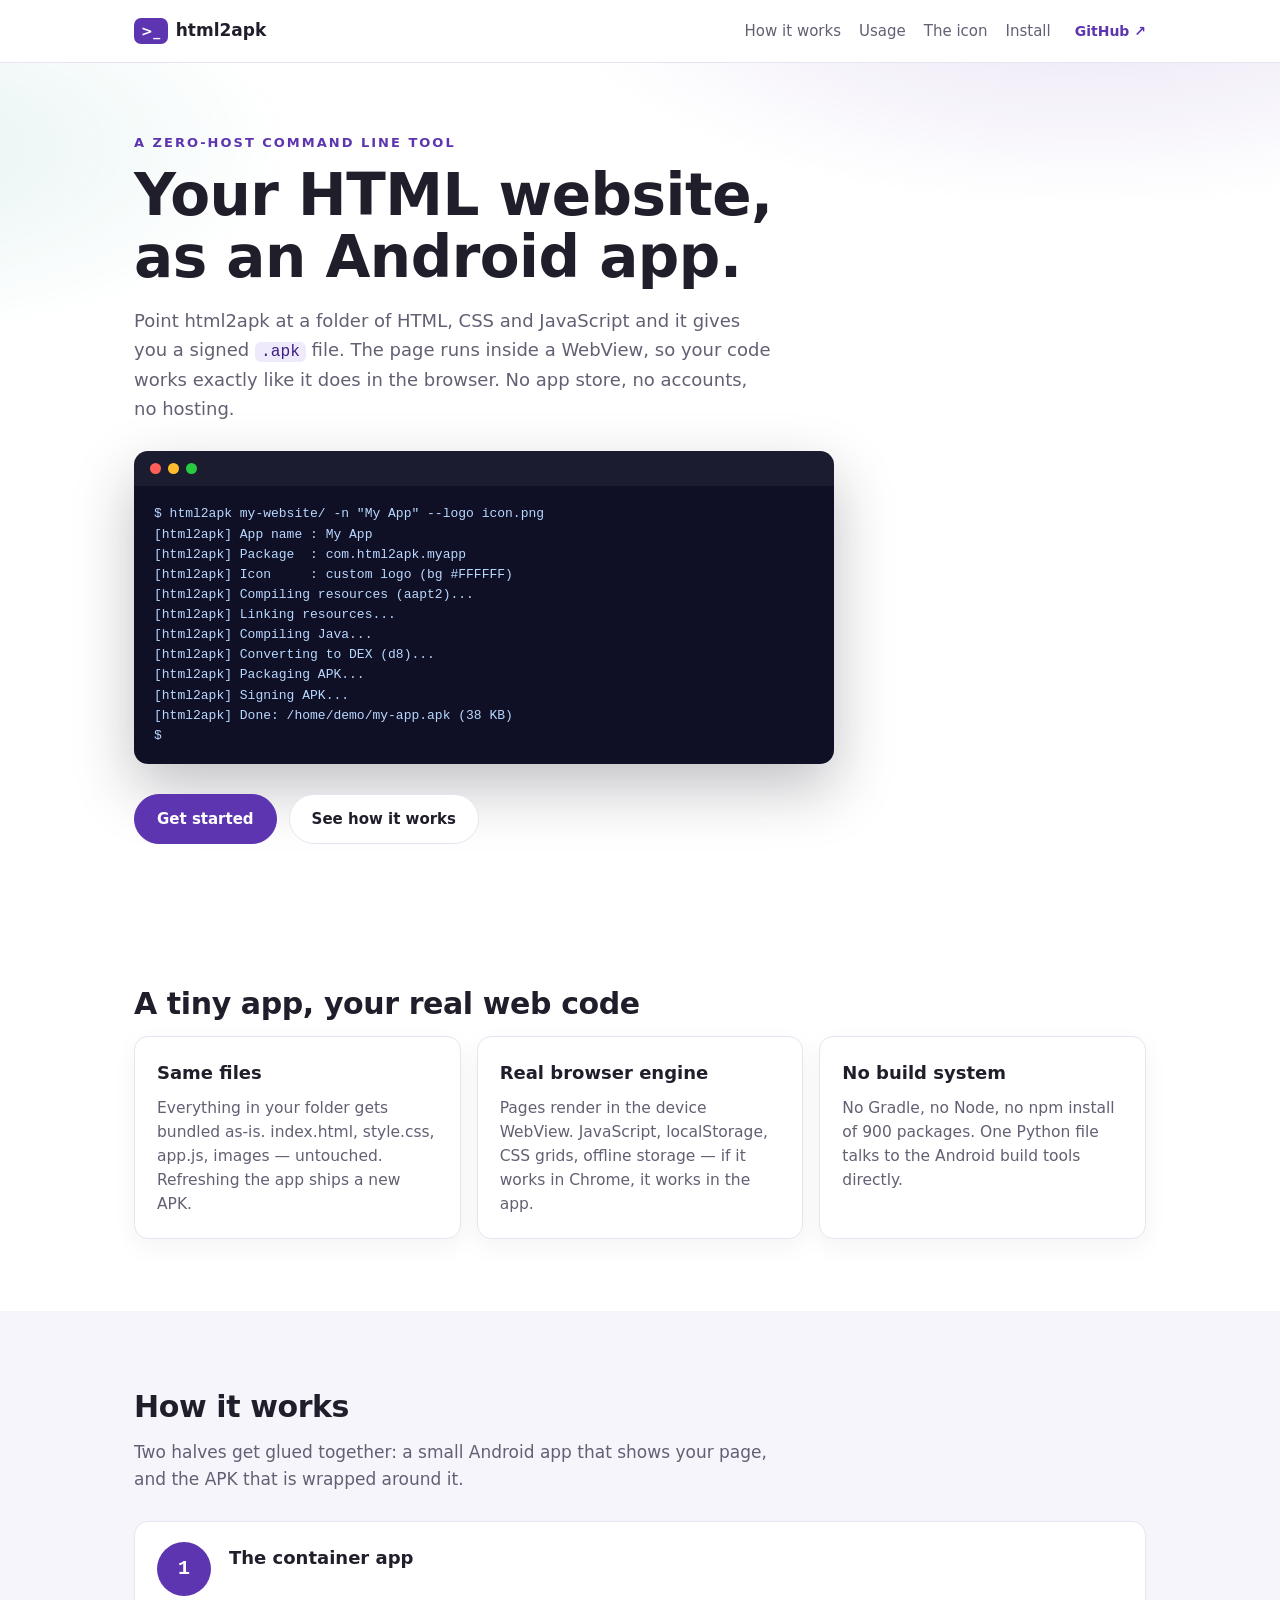
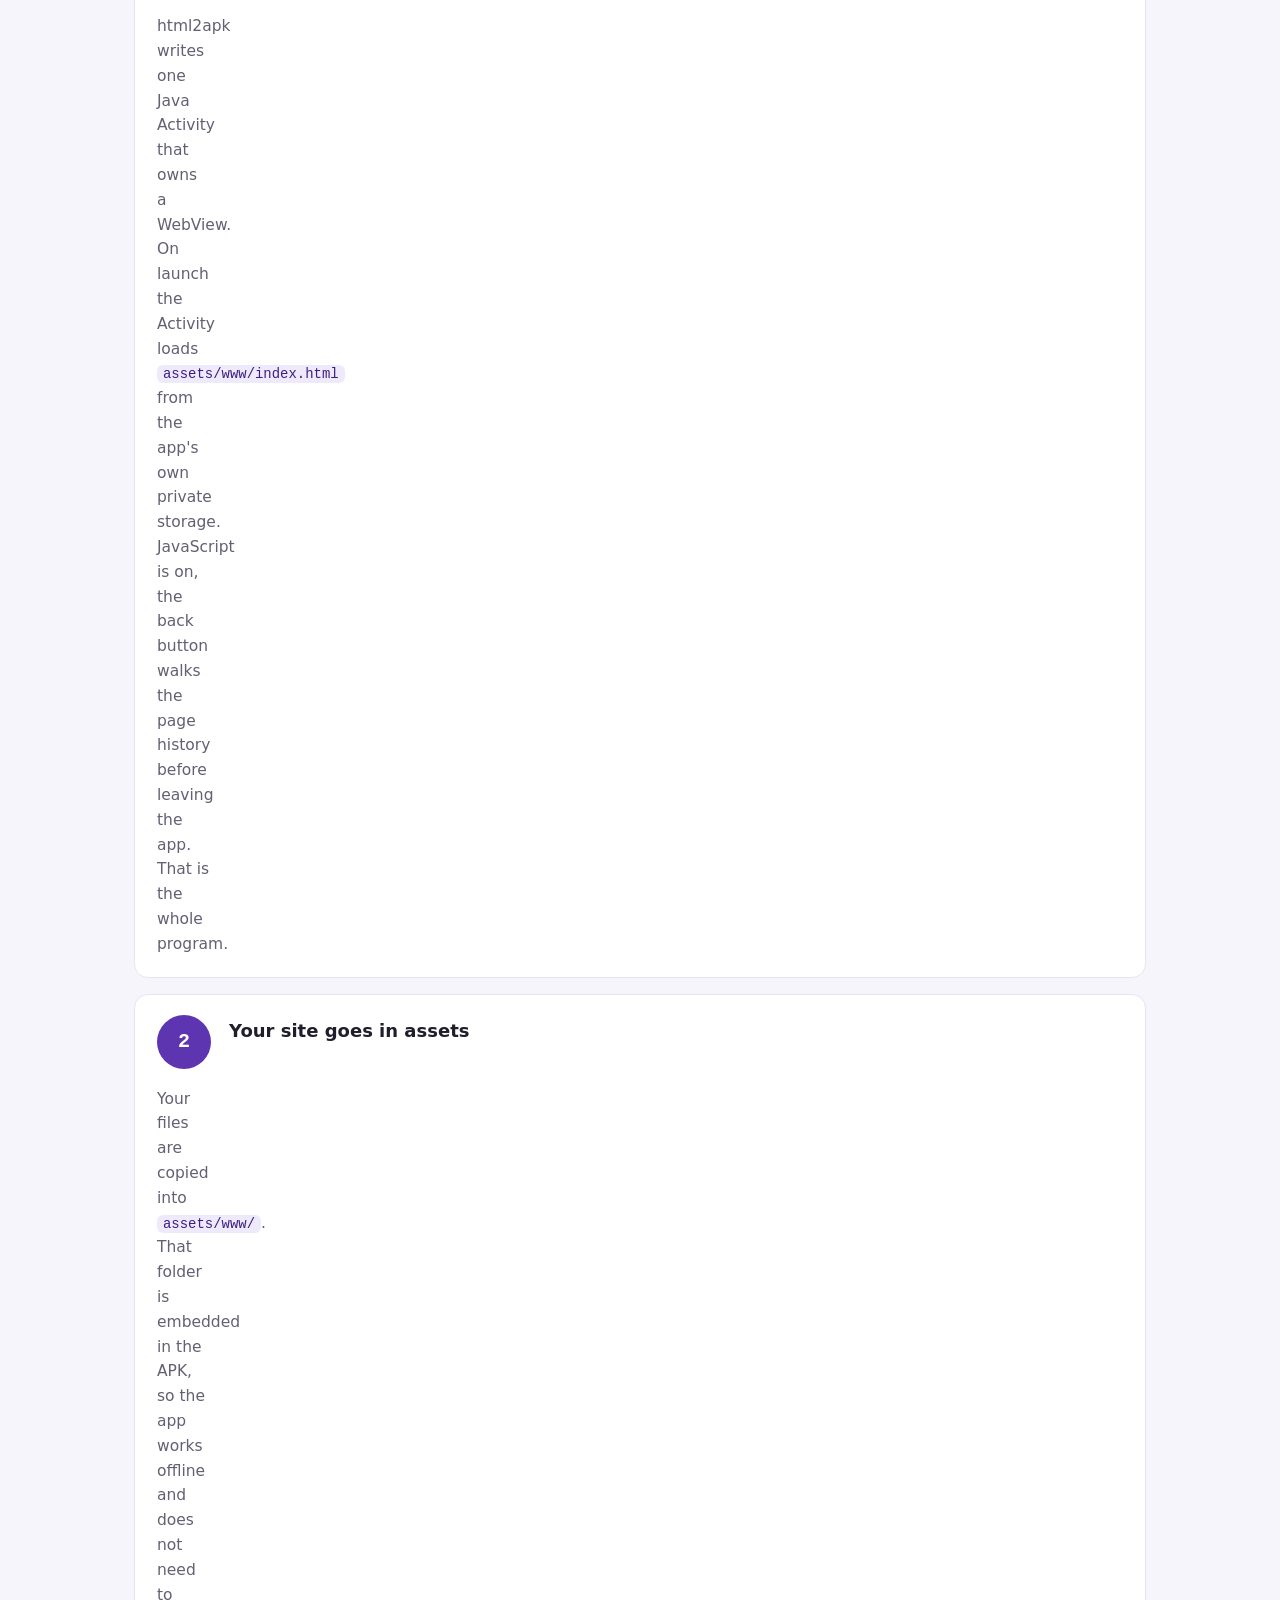
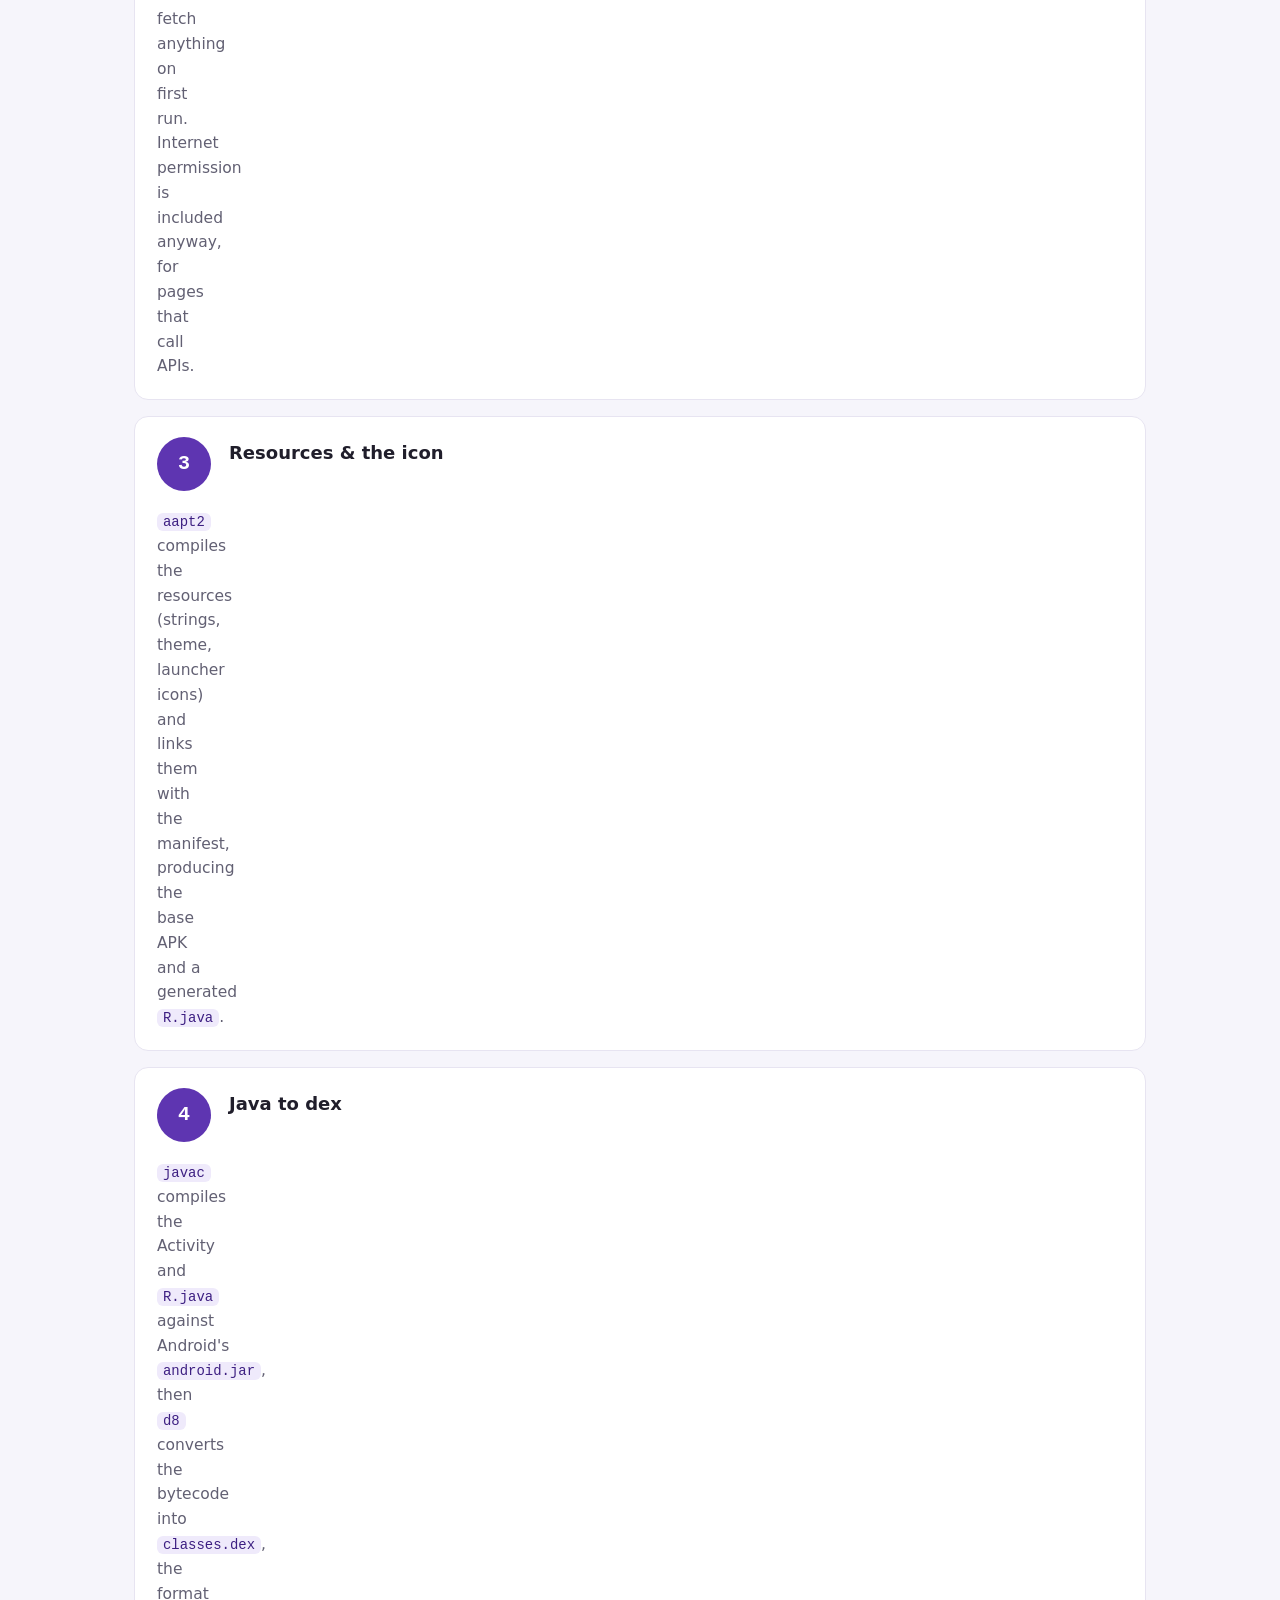
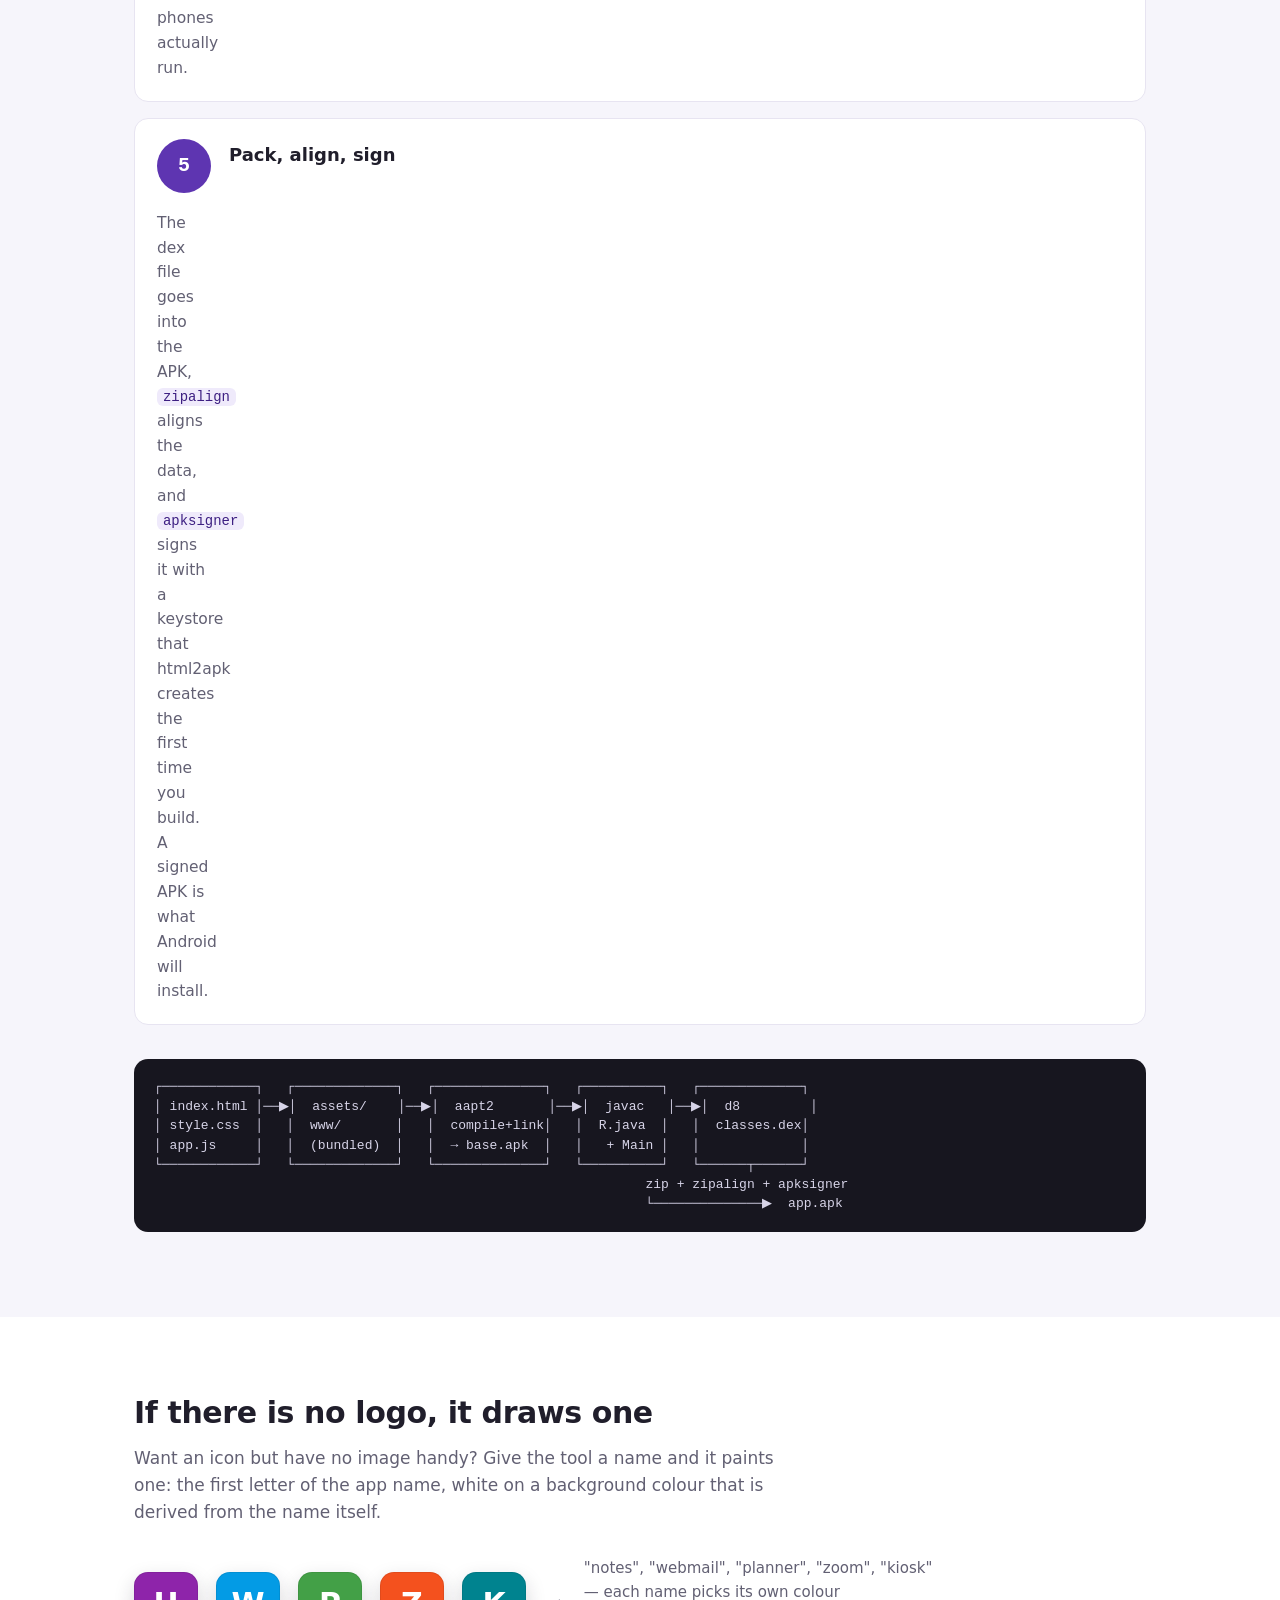
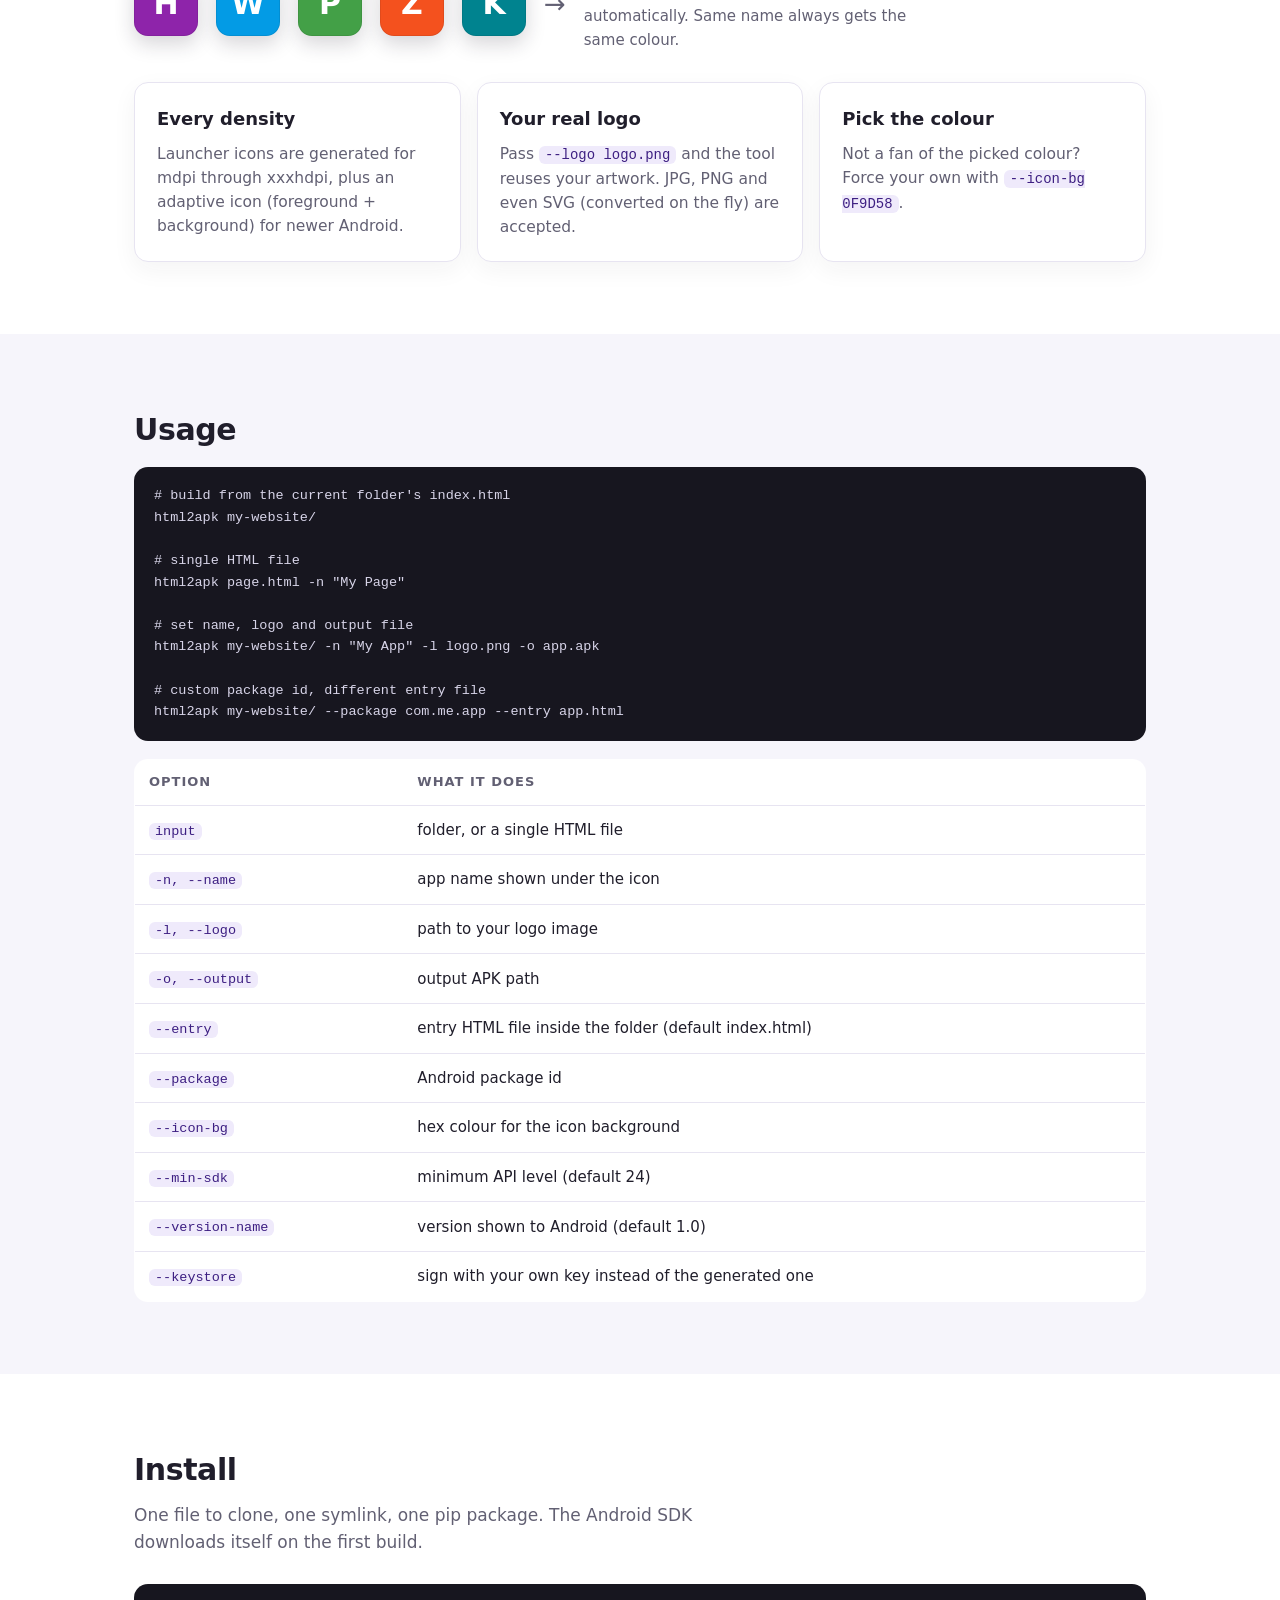
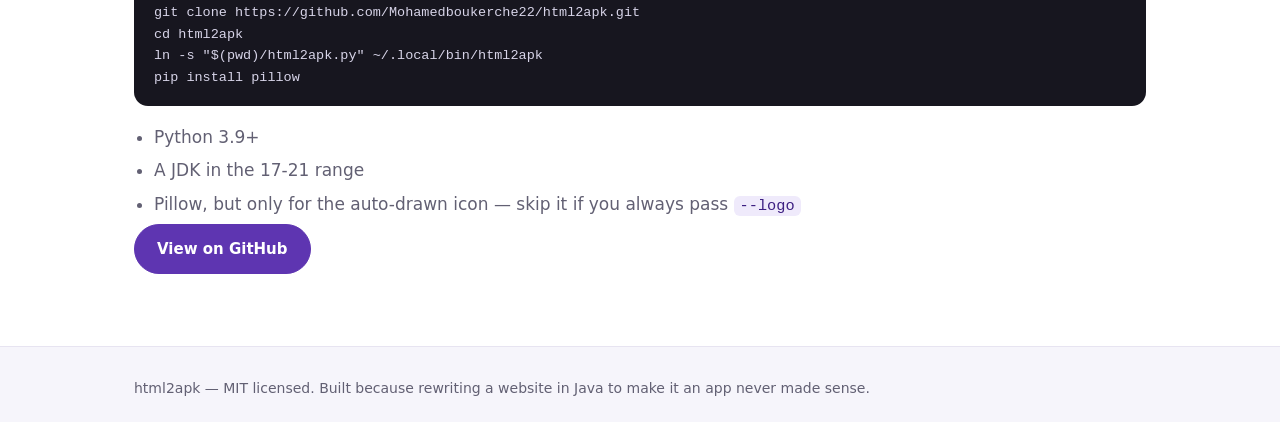
<file: docs/index.html>
<!DOCTYPE html>
<html lang="en">
<head>
<meta charset="utf-8">
<meta name="viewport" content="width=device-width, initial-scale=1">
<title>html2apk — HTML websites as Android apps</title>
<meta name="description" content="Turn an HTML/CSS/JS website into a signed Android APK. Plain command line tool, no framework, no hosting.">
<link rel="icon" href="data:image/svg+xml,%3Csvg xmlns='http://www.w3.org/2000/svg' viewBox='0 0 100 100'%3E%3Crect width='100' height='100' rx='22' fill='%235E35B1'/%3E%3Ctext x='50' y='68' font-size='52' font-family='sans-serif' font-weight='bold' fill='white' text-anchor='middle'%3E2%3C/text%3E%3C/svg%3E">
<link rel="stylesheet" href="style.css">
</head>
<body>

<header class="nav">
  <div class="wrap nav-inner">
    <a class="brand" href="#top"><span class="mark">&gt;_</span> html2apk</a>
    <nav>
      <a href="#how">How it works</a>
      <a href="#usage">Usage</a>
      <a href="#icon">The icon</a>
      <a href="#install">Install</a>
    </nav>
    <a class="gh" href="https://github.com/Mohamedboukerche22/html2apk" target="_blank" rel="noopener">GitHub ↗</a>
  </div>
</header>

<section class="hero" id="top">
  <div class="wrap">
    <p class="kicker">A zero-host command line tool</p>
    <h1>Your HTML website,<br>as an Android app.</h1>
    <p class="lede">
      Point html2apk at a folder of HTML, CSS and JavaScript and it gives you a
      signed <code>.apk</code> file. The page runs inside a WebView, so your
      code works exactly like it does in the browser. No app store, no
      accounts, no hosting.
    </p>
    <div class="term" aria-label="Example usage">
      <div class="term-bar"><span></span><span></span><span></span></div>
      <pre>$ html2apk my-website/ -n "My App" --logo icon.png
[html2apk] App name : My App
[html2apk] Package  : com.html2apk.myapp
[html2apk] Icon     : custom logo (bg #FFFFFF)
[html2apk] Compiling resources (aapt2)...
[html2apk] Linking resources...
[html2apk] Compiling Java...
[html2apk] Converting to DEX (d8)...
[html2apk] Packaging APK...
[html2apk] Signing APK...
[html2apk] Done: /home/demo/my-app.apk (38 KB)
$</pre>
    </div>
    <div class="cta">
      <a class="btn primary" href="#install">Get started</a>
      <a class="btn" href="#how">See how it works</a>
    </div>
  </div>
</section>

<section class="section" id="what">
  <div class="wrap">
    <h2>A tiny app, your real web code</h2>
    <div class="cols3">
      <div class="card">
        <h3>Same files</h3>
        <p>Everything in your folder gets bundled as-is. index.html, style.css,
        app.js, images — untouched. Refreshing the app ships a new APK.</p>
      </div>
      <div class="card">
        <h3>Real browser engine</h3>
        <p>Pages render in the device WebView. JavaScript, localStorage, CSS
        grids, offline storage — if it works in Chrome, it works in the app.</p>
      </div>
      <div class="card">
        <h3>No build system</h3>
        <p>No Gradle, no Node, no npm install of 900 packages. One Python file
        talks to the Android build tools directly.</p>
      </div>
    </div>
  </div>
</section>

<section class="section alt" id="how">
  <div class="wrap">
    <h2>How it works</h2>
    <p class="section-notes">
      Two halves get glued together: a small Android app that shows your page,
      and the APK that is wrapped around it.
    </p>

    <div class="pipeline">
      <div class="step">
        <div class="num">1</div>
        <h3>The container app</h3>
        <p>html2apk writes one Java Activity that owns a WebView. On launch the
        Activity loads <code>assets/www/index.html</code> from the app's own
        private storage. JavaScript is on, the back button walks the page
        history before leaving the app. That is the whole program.</p>
      </div>
      <div class="step">
        <div class="num">2</div>
        <h3>Your site goes in assets</h3>
        <p>Your files are copied into <code>assets/www/</code>. That folder is
        embedded in the APK, so the app works offline and does not need to
        fetch anything on first run. Internet permission is included anyway,
        for pages that call APIs.</p>
      </div>
      <div class="step">
        <div class="num">3</div>
        <h3>Resources &amp; the icon</h3>
        <p><code>aapt2</code> compiles the resources (strings, theme, launcher
        icons) and links them with the manifest, producing the base APK and a
        generated <code>R.java</code>.</p>
      </div>
      <div class="step">
        <div class="num">4</div>
        <h3>Java to dex</h3>
        <p><code>javac</code> compiles the Activity and <code>R.java</code>
        against Android's <code>android.jar</code>, then <code>d8</code>
        converts the bytecode into <code>classes.dex</code>, the format phones
        actually run.</p>
      </div>
      <div class="step">
        <div class="num">5</div>
        <h3>Pack, align, sign</h3>
        <p>The dex file goes into the APK, <code>zipalign</code> aligns the
        data, and <code>apksigner</code> signs it with a keystore that
        html2apk creates the first time you build. A signed APK is what
        Android will install.</p>
      </div>
    </div>

    <pre class="flow" aria-label="Build pipeline diagram">
┌────────────┐   ┌─────────────┐   ┌──────────────┐   ┌──────────┐   ┌─────────────┐
│ index.html │──▶│  assets/    │──▶│  aapt2       │──▶│  javac   │──▶│  d8         │
│ style.css  │   │  www/       │   │  compile+link│   │  R.java  │   │  classes.dex│
│ app.js     │   │  (bundled)  │   │  → base.apk  │   │   + Main │   │             │
└────────────┘   └─────────────┘   └──────────────┘   └──────────┘   └──────┬──────┘
                                                               zip + zipalign + apksigner
                                                               └──────────────▶  app.apk
</pre>
  </div>
</section>

<section class="section" id="icon">
  <div class="wrap">
    <h2>If there is no logo, it draws one</h2>
    <p class="section-notes">
      Want an icon but have no image handy? Give the tool a name and it paints
      one: the first letter of the app name, white on a background colour that
      is derived from the name itself.
    </p>
    <div class="icon-demo">
      <div class="icon letter">H</div>
      <div class="icon letter">W</div>
      <div class="icon letter">P</div>
      <div class="icon letter">Z</div>
      <div class="icon letter">K</div>
      <div class="arrow">→</div>
      <p class="caption">"notes", "webmail", "planner", "zoom", "kiosk" —
      each name picks its own colour automatically. Same name always gets the
      same colour.</p>
    </div>
    <div class="cols3">
      <div class="card">
        <h3>Every density</h3>
        <p>Launcher icons are generated for mdpi through xxxhdpi, plus an
        adaptive icon (foreground + background) for newer Android.</p>
      </div>
      <div class="card">
        <h3>Your real logo</h3>
        <p>Pass <code>--logo logo.png</code> and the tool reuses your artwork.
        JPG, PNG and even SVG (converted on the fly) are accepted.</p>
      </div>
      <div class="card">
        <h3>Pick the colour</h3>
        <p>Not a fan of the picked colour? Force your own with
        <code>--icon-bg 0F9D58</code>.</p>
      </div>
    </div>
  </div>
</section>

<section class="section alt" id="usage">
  <div class="wrap">
    <h2>Usage</h2>
    <pre class="code"># build from the current folder's index.html
html2apk my-website/

# single HTML file
html2apk page.html -n "My Page"

# set name, logo and output file
html2apk my-website/ -n "My App" -l logo.png -o app.apk

# custom package id, different entry file
html2apk my-website/ --package com.me.app --entry app.html</pre>

    <table>
      <thead><tr><th>Option</th><th>What it does</th></tr></thead>
      <tbody>
        <tr><td><code>input</code></td><td>folder, or a single HTML file</td></tr>
        <tr><td><code>-n, --name</code></td><td>app name shown under the icon</td></tr>
        <tr><td><code>-l, --logo</code></td><td>path to your logo image</td></tr>
        <tr><td><code>-o, --output</code></td><td>output APK path</td></tr>
        <tr><td><code>--entry</code></td><td>entry HTML file inside the folder (default index.html)</td></tr>
        <tr><td><code>--package</code></td><td>Android package id</td></tr>
        <tr><td><code>--icon-bg</code></td><td>hex colour for the icon background</td></tr>
        <tr><td><code>--min-sdk</code></td><td>minimum API level (default 24)</td></tr>
        <tr><td><code>--version-name</code></td><td>version shown to Android (default 1.0)</td></tr>
        <tr><td><code>--keystore</code></td><td>sign with your own key instead of the generated one</td></tr>
      </tbody>
    </table>
  </div>
</section>

<section class="section" id="install">
  <div class="wrap">
    <h2>Install</h2>
    <p class="section-notes">One file to clone, one symlink, one pip package.
    The Android SDK downloads itself on the first build.</p>
    <pre class="code">git clone https://github.com/Mohamedboukerche22/html2apk.git
cd html2apk
ln -s "$(pwd)/html2apk.py" ~/.local/bin/html2apk
pip install pillow</pre>
    <ul class="plain-list">
      <li>Python 3.9+</li>
      <li>A JDK in the 17-21 range</li>
      <li>Pillow, but only for the auto-drawn icon — skip it if you always pass <code>--logo</code></li>
    </ul>
    <div class="cta">
      <a class="btn primary" href="https://github.com/Mohamedboukerche22/html2apk" target="_blank" rel="noopener">View on GitHub</a>
    </div>
  </div>
</section>

<footer class="footer">
  <div class="wrap">
    <p>html2apk — MIT licensed. Built because rewriting a website in Java to
    make it an app never made sense.</p>
  </div>
</footer>

</body>
</html>
</file>
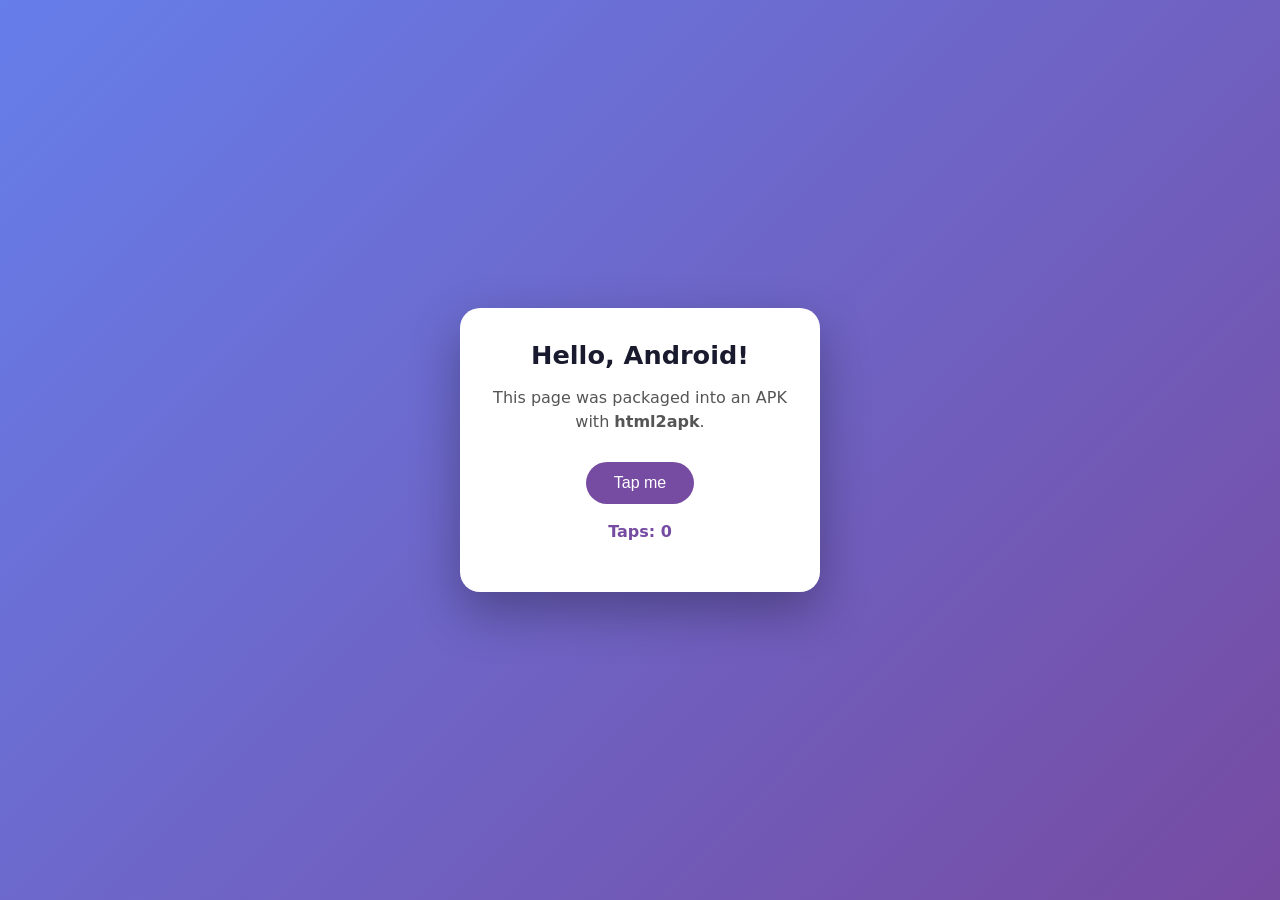
<file: examples/demo/index.html>
<!DOCTYPE html>
<html lang="en">
<head>
<meta charset="utf-8">
<meta name="viewport" content="width=device-width, initial-scale=1, viewport-fit=cover">
<title>Demo</title>
<link rel="stylesheet" href="style.css">
</head>
<body>
  <div class="card">
    <h1 id="greeting">Hello, Android!</h1>
    <p>This page was packaged into an APK with <b>html2apk</b>.</p>
    <button id="tap">Tap me</button>
    <p class="count">Taps: <span id="count">0</span></p>
  </div>
  <script src="app.js"></script>
</body>
</html>
</file>
<file: docs/style.css>
:root {
  --bg: #ffffff;
  --bg-alt: #f6f5fb;
  --ink: #201e2b;
  --muted: #626073;
  --accent: #5E35B1;
  --accent-dark: #3d1f82;
  --line: #e7e4f1;
  --code-bg: #17161f;
  --code-ink: #d7d4e8;
  --radius: 14px;
  --max: 1060px;
}

* { box-sizing: border-box; }
html { scroll-behavior: smooth; }
body {
  margin: 0;
  font: 17px/1.6 system-ui, -apple-system, "Segoe UI", Roboto, sans-serif;
  color: var(--ink);
  background: var(--bg);
}
.wrap { max-width: var(--max); margin: 0 auto; padding: 0 24px; }

a { color: var(--accent); }

/* ---------- nav ---------- */
.nav {
  position: sticky; top: 0; z-index: 10;
  background: rgba(255,255,255,.92);
  backdrop-filter: blur(8px);
  border-bottom: 1px solid var(--line);
}
.nav-inner { display: flex; align-items: center; gap: 24px; height: 62px; }
.brand { font-weight: 700; text-decoration: none; color: var(--ink); display: flex; align-items: center; gap: 8px; }
.brand .mark {
  background: var(--accent); color: #fff;
  border-radius: 7px; padding: 2px 7px; font-size: 14px; letter-spacing: .5px;
}
.nav nav { display: flex; gap: 18px; margin-left: auto; }
.nav nav a { text-decoration: none; color: var(--muted); font-size: 15px; }
.nav nav a:hover { color: var(--accent); }
.nav .gh { font-size: 14px; text-decoration: none; font-weight: 600; }
@media (max-width: 700px) { .nav nav { display: none; } }

/* ---------- hero ---------- */
.hero {
  background:
    radial-gradient(900px 380px at 85% -10%, rgba(94,53,177,.14), transparent 60%),
    radial-gradient(700px 320px at -10% 10%, rgba(0,137,123,.10), transparent 60%),
    var(--bg);
  padding: 70px 0 64px;
}
.kicker {
  text-transform: uppercase; letter-spacing: 2px; font-size: 13px;
  font-weight: 700; color: var(--accent); margin: 0 0 10px;
}
.hero h1 {
  font-size: clamp(34px, 6vw, 58px);
  line-height: 1.08; margin: 0 0 18px; letter-spacing: -.5px;
}
.lede { max-width: 640px; color: var(--muted); font-size: 18px; margin: 0 0 28px; }
code { background: #efeafb; color: var(--accent-dark); border-radius: 6px; padding: 1px 6px; font-size: .9em; }

/* ---------- terminal mock ---------- */
.term {
  background: #0f1025;
  border-radius: var(--radius);
  box-shadow: 0 24px 60px rgba(32,30,43,.28);
  max-width: 700px; overflow: hidden; margin: 0 0 30px;
}
.term-bar { display: flex; gap: 7px; padding: 12px 16px; background: rgba(255,255,255,.05); }
.term-bar span { width: 11px; height: 11px; border-radius: 50%; background: #ff5f57; }
.term-bar span:nth-child(2) { background: #febc2e; }
.term-bar span:nth-child(3) { background: #28c840; }
.term pre {
  margin: 0; padding: 18px 20px; overflow-x: auto;
  color: #b8d7ff; font: 13px/1.55 "SFMono-Regular", Consolas, "Liberation Mono", Menlo, monospace;
}

/* ---------- button ---------- */
.cta { display: flex; gap: 12px; flex-wrap: wrap; }
.btn {
  display: inline-block; padding: 12px 22px; border-radius: 999px;
  text-decoration: none; font-weight: 600; font-size: 15px;
  border: 1px solid var(--line); color: var(--ink); background: #fff;
}
.btn.primary { background: var(--accent); color: #fff; border-color: var(--accent); }
.btn.primary:hover { background: var(--accent-dark); }
.btn:hover { border-color: var(--accent); }

/* ---------- sections ---------- */
.section { padding: 72px 0; }
.section.alt { background: var(--bg-alt); }
.section h2 { font-size: 30px; margin: 0 0 8px; letter-spacing: -.4px; }
.section-notes { color: var(--muted); max-width: 640px; margin: 0 0 28px; }

.cols3 { display: grid; grid-template-columns: repeat(auto-fit, minmax(240px, 1fr)); gap: 16px; }
.card {
  background: #fff; border: 1px solid var(--line); border-radius: var(--radius);
  padding: 22px; box-shadow: 0 8px 24px rgba(32,30,43,.05);
}
.card h3 { margin: 0 0 8px; font-size: 18px; }
.card p { margin: 0; color: var(--muted); font-size: 15.5px; line-height: 1.55; }
.section.alt .card { background: #fff; }

/* ---------- pipeline ---------- */
.pipeline { display: grid; gap: 16px; margin: 0 0 34px; }
.step {
  display: grid; grid-template-columns: 54px 1fr; gap: 18px; align-items: start;
  background: #fff; border: 1px solid var(--line); border-radius: var(--radius);
  padding: 20px 22px;
}
.step .num {
  width: 54px; height: 54px; border-radius: 50%;
  background: var(--accent); color: #fff; font-weight: 700; font-size: 20px;
  display: grid; place-items: center; font-family: ui-monospace, monospace;
}
.step h3 { margin: 2px 0 6px; font-size: 18px; }
.step p { margin: 0; color: var(--muted); font-size: 15.5px; }

.flow {
  background: var(--code-bg); color: var(--code-ink);
  border-radius: var(--radius); padding: 18px 20px; overflow-x: auto;
  font: 13px/1.5 ui-monospace, Consolas, monospace;
}

/* ---------- icon demo ---------- */
.icon-demo { display: flex; align-items: center; gap: 18px; flex-wrap: wrap; margin: 30px 0; }
.icon {
  width: 64px; height: 64px; border-radius: 14px; color: #fff;
  font-weight: 700; font-size: 30px; display: grid; place-items: center;
  box-shadow: inset 0 0 0 1px rgba(0,0,0,.08), 0 8px 20px rgba(32,30,43,.18);
}
.icon.letter:nth-child(1) { background: #8E24AA; }
.icon.letter:nth-child(2) { background: #039BE5; }
.icon.letter:nth-child(3) { background: #43A047; }
.icon.letter:nth-child(4) { background: #F4511E; }
.icon.letter:nth-child(5) { background: #00838F; }
.arrow { font-size: 26px; color: var(--muted); }
.caption { margin: 0; color: var(--muted); font-size: 15px; max-width: 360px; }

.code {
  background: var(--code-bg); color: var(--code-ink);
  border-radius: var(--radius); padding: 18px 20px; overflow-x: auto;
  font: 13.5px/1.6 ui-monospace, Consolas, monospace;
}

/* ---------- table ---------- */
table { width: 100%; border-collapse: collapse; margin-top: 18px; background: #fff; }
th, td { text-align: left; padding: 12px 14px; border-bottom: 1px solid var(--line); font-size: 15px; }
th { font-size: 13px; text-transform: uppercase; letter-spacing: 1px; color: var(--muted); }
.section.alt table { background: #fff; border: 1px solid var(--line); border-radius: var(--radius); overflow: hidden; }

/* ---------- plain list / footer ---------- */
.plain-list { margin: 18px 0 0; padding-left: 20px; color: var(--muted); }
.plain-list li { margin: 6px 0; }

.footer { border-top: 1px solid var(--line); background: var(--bg-alt); padding: 30px 0; }
.footer p { color: var(--muted); font-size: 14px; margin: 0; }

@media (max-width: 600px) {
  .hero { padding: 46px 0 40px; }
  .section { padding: 54px 0; }
  .step { grid-template-columns: 1fr; }
}
</file>
<file: examples/demo/style.css>
:root { color-scheme: light dark; }
* { box-sizing: border-box; }
body {
  margin: 0;
  min-height: 100vh;
  display: grid;
  place-items: center;
  font-family: system-ui, -apple-system, sans-serif;
  background: linear-gradient(135deg, #667eea, #764ba2);
  padding: 24px;
}
.card {
  background: #fff;
  color: #1a1a2e;
  border-radius: 20px;
  padding: 32px 24px;
  max-width: 360px;
  width: 100%;
  text-align: center;
  box-shadow: 0 20px 50px rgba(0,0,0,.3);
}
h1 { margin: 0 0 12px; font-size: 1.6rem; }
p { color: #555; line-height: 1.5; }
button {
  margin-top: 12px;
  padding: 12px 28px;
  font-size: 1rem;
  border: none;
  border-radius: 999px;
  color: #fff;
  background: #764ba2;
  cursor: pointer;
}
button:active { transform: scale(.97); }
.count { margin-top: 16px; font-weight: 600; color: #764ba2; }
</file>
